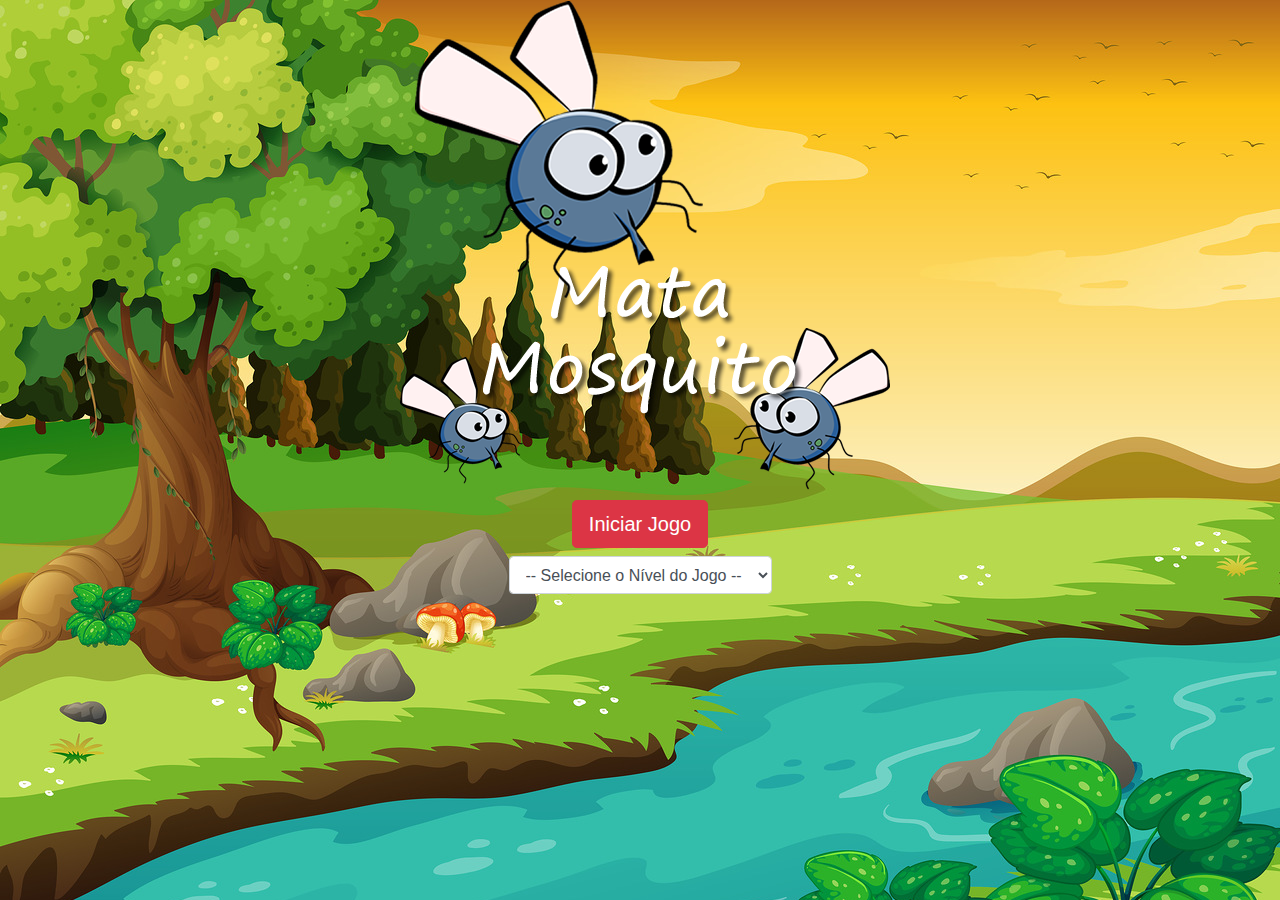
<file: Appmatamosquito/index.html>
<!DOCTYPE html>
<html>
<head>
	<meta charset="utf-8">
	<title></title>

	<link rel="stylesheet" href="https://stackpath.bootstrapcdn.com/bootstrap/4.5.2/css/bootstrap.min.css" integrity="sha384-JcKb8q3iqJ61gNV9KGb8thSsNjpSL0n8PARn9HuZOnIxN0hoP+VmmDGMN5t9UJ0Z" crossorigin="anonymous">

	<link rel="stylesheet" type="text/css" href="estilo.css">

	<script> 
		function iniciarJogo() {
			var nivel = document.getElementById('nivel').value

			if (nivel === '') {
				alert('Selecione um nível para iniciar o jogo.')
				return false
			}

			window.location.href = "jogo.html?" + nivel

		}
	</script>
</head>
<body>

	<div class="container">
		
		<div class="row">
			
			<div class="col">

				<div class="d-flex justify-content-center">
				
				<img src="Img/game.png">

				</div>

			</div>

		</div>

		<div class="row">
			
			<div class="col">

				<div class="d-flex justify-content-center">
				
				<button type="button" class="btn btn-danger btn-lg" onclick="iniciarJogo()">
					
					Iniciar Jogo

				</button>

				</div>

			</div>

		</div>

		<div class="row">
			
			<div class="col">

				<div class="d-flex justify-content-center">

					<div class="mt-2">
				
						<select class="form-control" id="nivel">

							<option value="">-- Selecione o Nível do Jogo --</option>
							<option value="facil">Fácil</option>
							<option value="normal">Normal</option>
							<option value="dificil">Difícil</option>
							<option value="chucknorris">Chuck Norris</option>
							
						</select>

					</div>

				</div>

			</div>

		</div>

	</div>

</body>
</html>
</file>
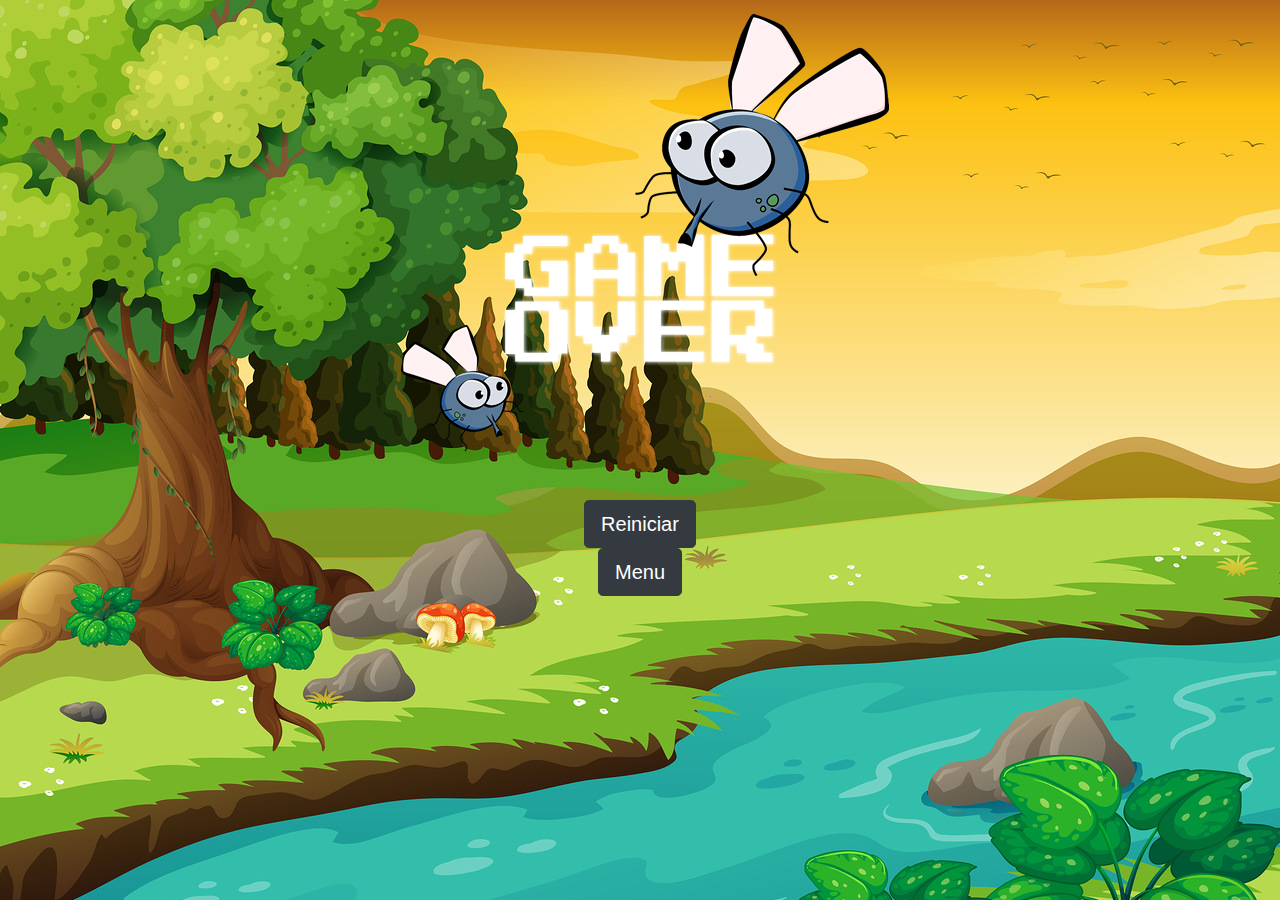
<file: Appmatamosquito/fim_de_jogo.html>
<!DOCTYPE html>
<html>
<head>
	<meta charset="utf-8">
	<title></title>

	<link rel="stylesheet" href="https://stackpath.bootstrapcdn.com/bootstrap/4.5.2/css/bootstrap.min.css" integrity="sha384-JcKb8q3iqJ61gNV9KGb8thSsNjpSL0n8PARn9HuZOnIxN0hoP+VmmDGMN5t9UJ0Z" crossorigin="anonymous">

	<link rel="stylesheet" type="text/css" href="estilo.css">
</head>
<body>

	<div class="container">
		
		<div class="row">
			
			<div class="col">

				<div class="d-flex justify-content-center">
				
				<img src="Img/game_over.png">

				</div>

			</div>

		</div>

		<div class="row">
			
			<div class="col">

				<div class="d-flex justify-content-center">
				
				<button type="button" class="btn btn-dark btn-lg" onclick="window.location.href = 'jogo.html' ">
					
					Reiniciar

				</button>

				</div>

			</div>

		</div>

		<div class="row">
			
			<div class="col">

				<div class="d-flex justify-content-center">
				
				<button type="button" class="btn btn-dark btn-lg" onclick="window.location.href = 'index.html' ">
					
					Menu

				</button>

				</div>

			</div>

		</div>

	</div>

</body>
</html>
</file>
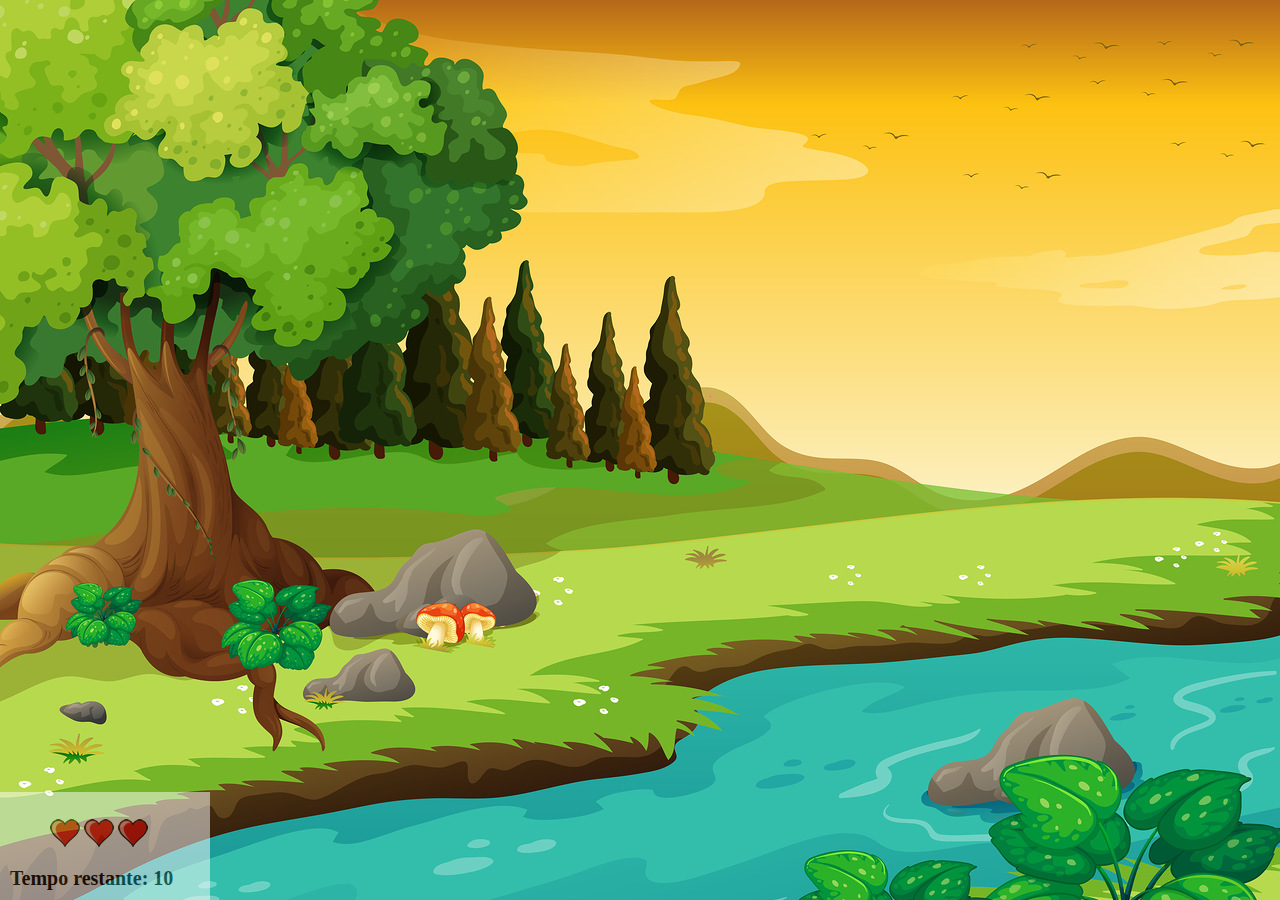
<file: Appmatamosquito/jogo.html>
<!DOCTYPE html>
<html>
<head>
	<title>Mata Mosquito</title>
	<meta charset="utf-8">
	<link rel="stylesheet" type="text/css" href="estilo.css">
	<script src="jogo.js"></script>
</head>
<body onresize="ajustaTamanhoPalcoJogo()">

	<div class="painel">

		<dir class="vidas">

			<img id="v1" src="Img/coracao_cheio.png">
			<img id="v2" src="Img/coracao_cheio.png">
			<img id="v3" src="Img/coracao_cheio.png">
			
		</dir>

		<div class="cronometro">
			Tempo restante: <span id="cronometro"></span>
		</div>
		
	</div>

	<script>

		document.getElementById('cronometro').innerHTML = tempo

		var criaMosca = setInterval(function() {
			posicaoRandomica()
		},criaMoscaTempo)
	</script>

</body>
</html>
</file>
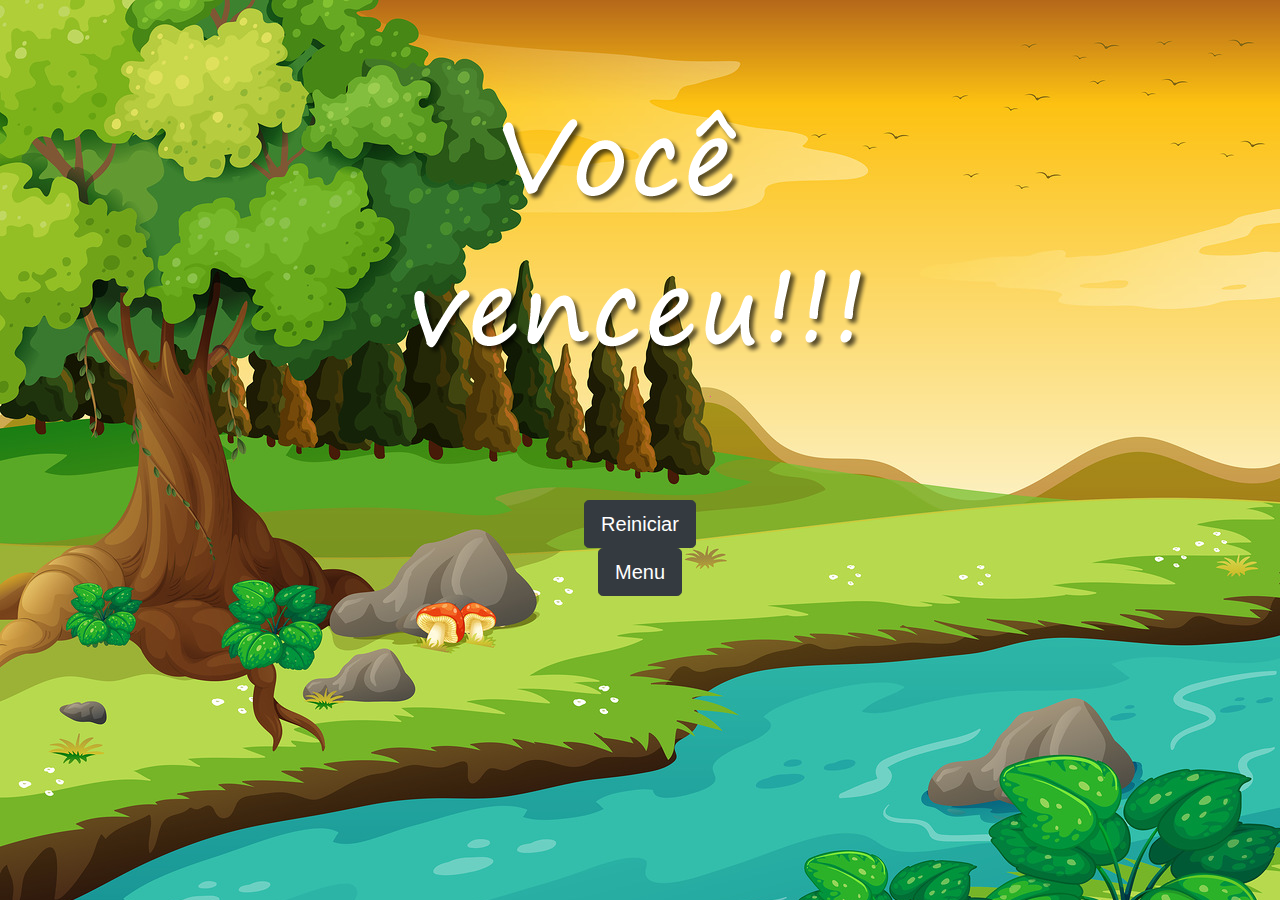
<file: Appmatamosquito/vitoria.html>
<!DOCTYPE html>
<html>
<head>
	<meta charset="utf-8">
	<title></title>

	<link rel="stylesheet" href="https://stackpath.bootstrapcdn.com/bootstrap/4.5.2/css/bootstrap.min.css" integrity="sha384-JcKb8q3iqJ61gNV9KGb8thSsNjpSL0n8PARn9HuZOnIxN0hoP+VmmDGMN5t9UJ0Z" crossorigin="anonymous">

	<link rel="stylesheet" type="text/css" href="estilo.css">
</head>
<body>

	<div class="container">
		
		<div class="row">
			
			<div class="col">

				<div class="d-flex justify-content-center">
				
				<img src="Img/vitoria.png">

				</div>

			</div>

		</div>

		<div class="row">
			
			<div class="col">

				<div class="d-flex justify-content-center">
				
				<button type="button" class="btn btn-dark btn-lg" onclick="window.location.href = 'jogo.html' ">
					
					Reiniciar

				</button>

				</div>

			</div>

		</div>

		<div class="row">
			
			<div class="col">

				<div class="d-flex justify-content-center">
				
				<button type="button" class="btn btn-dark btn-lg" onclick="window.location.href = 'index.html' ">
					
					Menu

				</button>

				</div>

			</div>

		</div>

	</div>

</body>
</html>
</file>
<file: Appmatamosquito/estilo.css>
html {
	cursor: url(Img/mata_mosca.png) 50 50, auto;
}

body {
	background-image: url(Img/bg.jpg);
	background-repeat: no-repeat;

}

.mosca1 {
	width: 50px;
	height: 50px;
}

.mosca2 {
	width: 70px;
	height: 70px;
}

.mosca3 {
	width: 90px;
	height: 90px;
}

.ladoA {
	transform: scaleX(1);
}

.ladoA {
	transform: scaleX(-1);
}

.painel {
	position: absolute;
	width: 190px;
	padding: 10px;
	left: 0px;
	bottom: 0px;
	border-top: solid 1px #fff;
	background-color: #fff;
	opacity: 0.5;
}

.vidas {
	float: left;
}

.cronometro {
	float: left;
	font-size: 20px;
	font-weight: bold;
}
</file>
